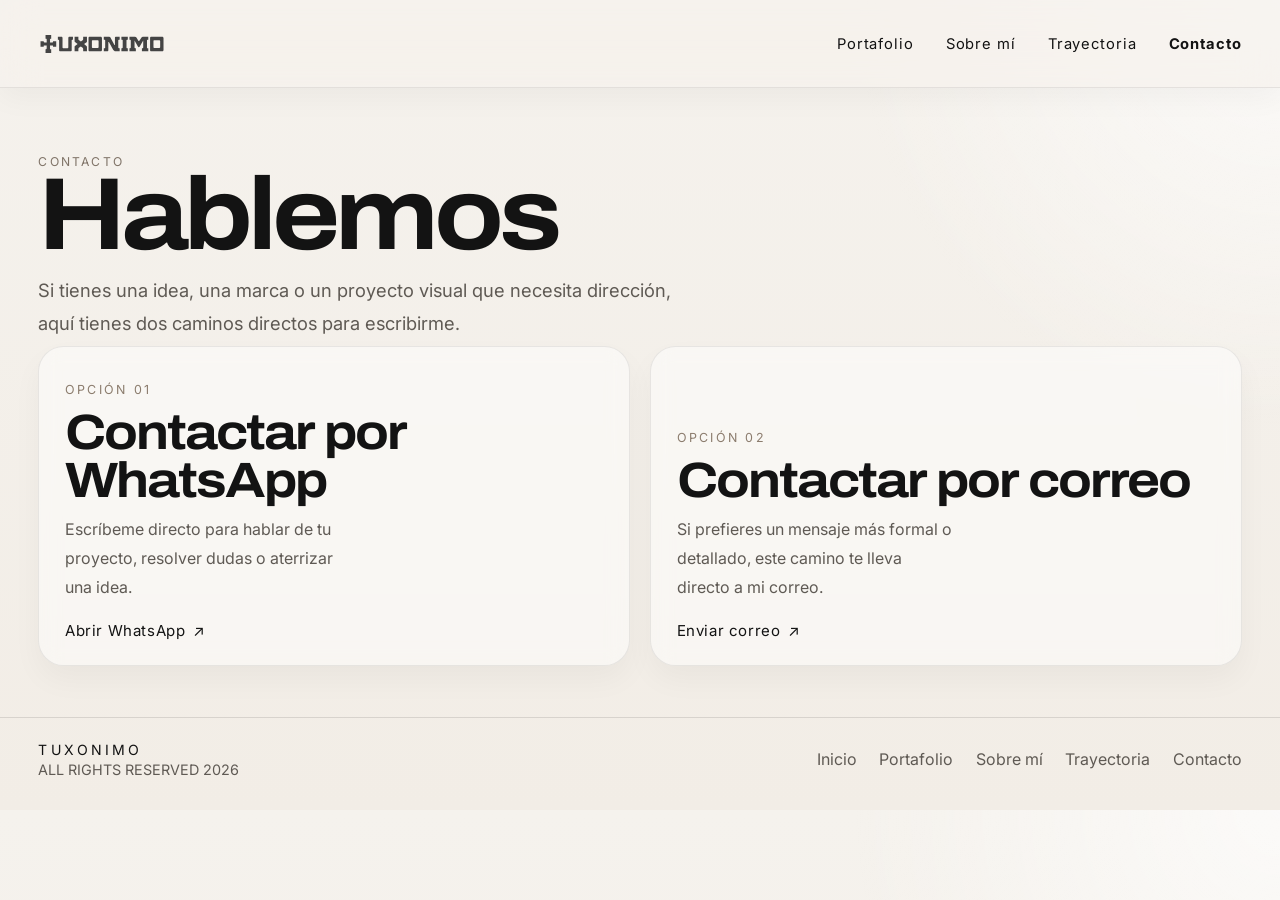
<file: contacto.html>
<!DOCTYPE html>
<html lang="es">
<head>
  <meta charset="UTF-8" />
  <meta name="viewport" content="width=device-width, initial-scale=1.0" />
  <title>Contacto | Tuxonimo</title>
  <meta
    name="description"
    content="Contacta a Tuxonimo por WhatsApp o correo."
  />
  <link rel="icon" type="image/svg+xml" href="img/favicon.svg" />

  <link rel="preconnect" href="https://fonts.googleapis.com" />
  <link rel="preconnect" href="https://fonts.gstatic.com" crossorigin />
  <link
    href="https://fonts.googleapis.com/css2?family=Inter:wght@400;500;600;700&family=Archivo:ital,wdth,wght@0,62.5..125,100..900;1,62.5..125,100..900&display=swap"
    rel="stylesheet"
  />

  <link rel="stylesheet" href="css/styles.css" />
  <link rel="stylesheet" href="css/contacto.css" />
  <script src="js/script.js" defer></script>
</head>
<body class="page-inner page-contact">
  <div class="site-shell">
    <header class="site-header site-header-inner" id="siteHeader">
      <div class="header-inner">
        <a href="index.html" class="brand" aria-label="Ir al inicio">
          <img src="img/logo-dark.svg" alt="Logo de Tuxonimo" class="brand-logo brand-logo-static" />
        </a>

        <button class="menu-toggle" id="menuToggle" aria-label="Abrir menú" aria-expanded="false">
          <span></span>
          <span></span>
        </button>

        <nav class="site-nav site-nav-inner" id="siteNav">
          <a href="proyectos.html">Portafolio</a>
          <a href="sobre-mi.html">Sobre mí</a>
          <a href="index.html#trayectoria">Trayectoria</a>
          <a href="contacto.html" class="is-active">Contacto</a>
        </nav>
      </div>
    </header>

    <main class="inner-page">
      <section class="contact-hero">
        <div class="fluid-wrap">
          <p class="section-kicker">Contacto</p>
          <h1 class="contact-title">Hablemos</h1>
          <p class="contact-intro">
            Si tienes una idea, una marca o un proyecto visual que necesita dirección,
            aquí tienes dos caminos directos para escribirme.
          </p>
        </div>
      </section>

      <section class="contact-options section-spacing">
        <div class="fluid-wrap">
          <div class="contact-card-grid">
            <a
              class="contact-option-card"
              href="https://wa.me/573202211917?text=Hola%20Juli%C3%A1n%2C%20vi%20tu%20portafolio%20y%20quiero%20hablar%20de%20un%20proyecto."
              target="_blank"
              rel="noopener"
            >
              <span class="contact-option-kicker">Opción 01</span>
              <h2>Contactar por WhatsApp</h2>
              <p>
                Escríbeme directo para hablar de tu proyecto, resolver dudas o aterrizar una idea.
              </p>
              <span class="contact-option-cta">Abrir WhatsApp</span>
            </a>

            <a
              class="contact-option-card"
              href="mailto:tuxo.art@gmail.com?subject=Nuevo%20proyecto%20desde%20tu%20web&body=Hola%20Juli%C3%A1n%2C%20quiero%20contarte%20sobre%20mi%20proyecto."
            >
              <span class="contact-option-kicker">Opción 02</span>
              <h2>Contactar por correo</h2>
              <p>
                Si prefieres un mensaje más formal o detallado, este camino te lleva directo a mi correo.
              </p>
              <span class="contact-option-cta">Enviar correo</span>
            </a>
          </div>
        </div>
      </section>
    </main>

    <footer class="site-footer">
      <div class="fluid-wrap footer-inner">
        <div>
          <p class="footer-brand">TUXONIMO</p>
          <p class="footer-copy">ALL RIGHTS RESERVED 2026</p>
        </div>

        <div class="footer-links">
          <a href="index.html">Inicio</a>
          <a href="proyectos.html">Portafolio</a>
          <a href="sobre-mi.html">Sobre mí</a>
          <a href="index.html#trayectoria">Trayectoria</a>
          <a href="contacto.html">Contacto</a>
        </div>
      </div>
    </footer>
  </div>
</body>
</html>
</file>
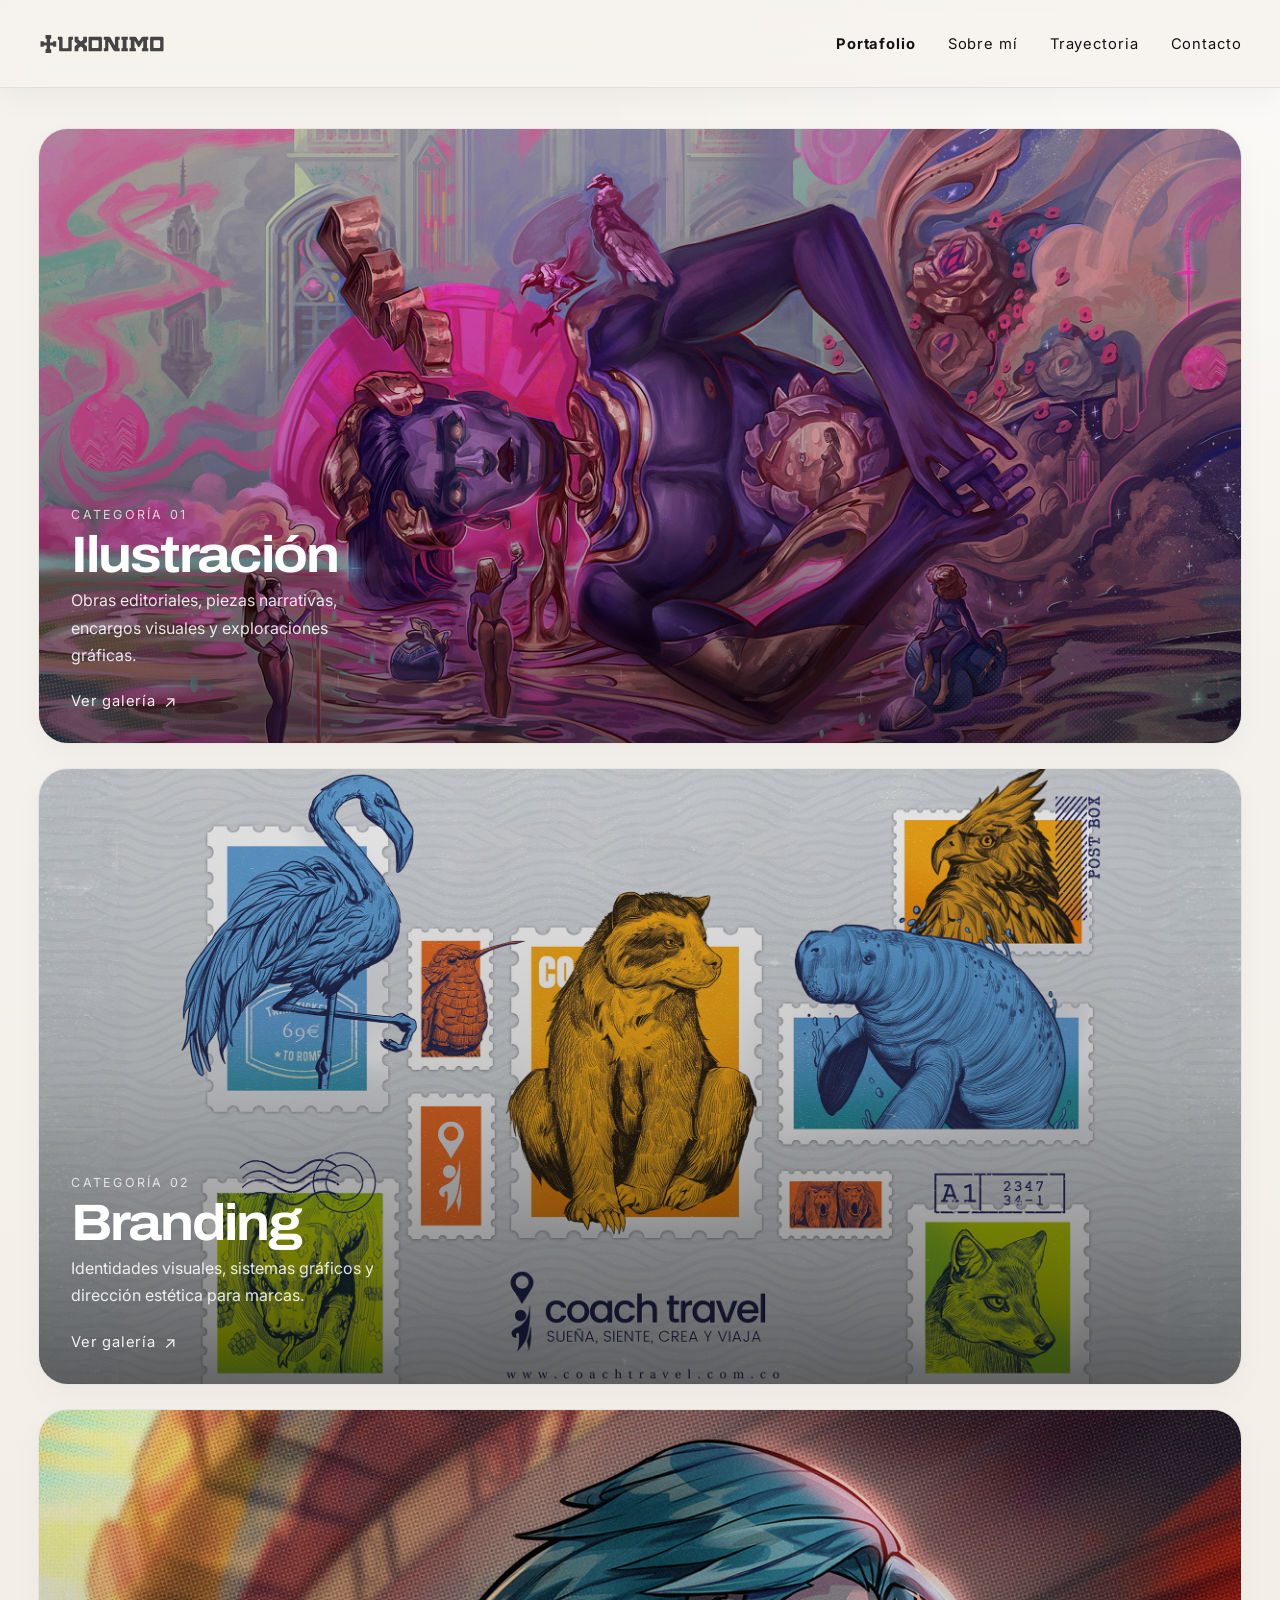
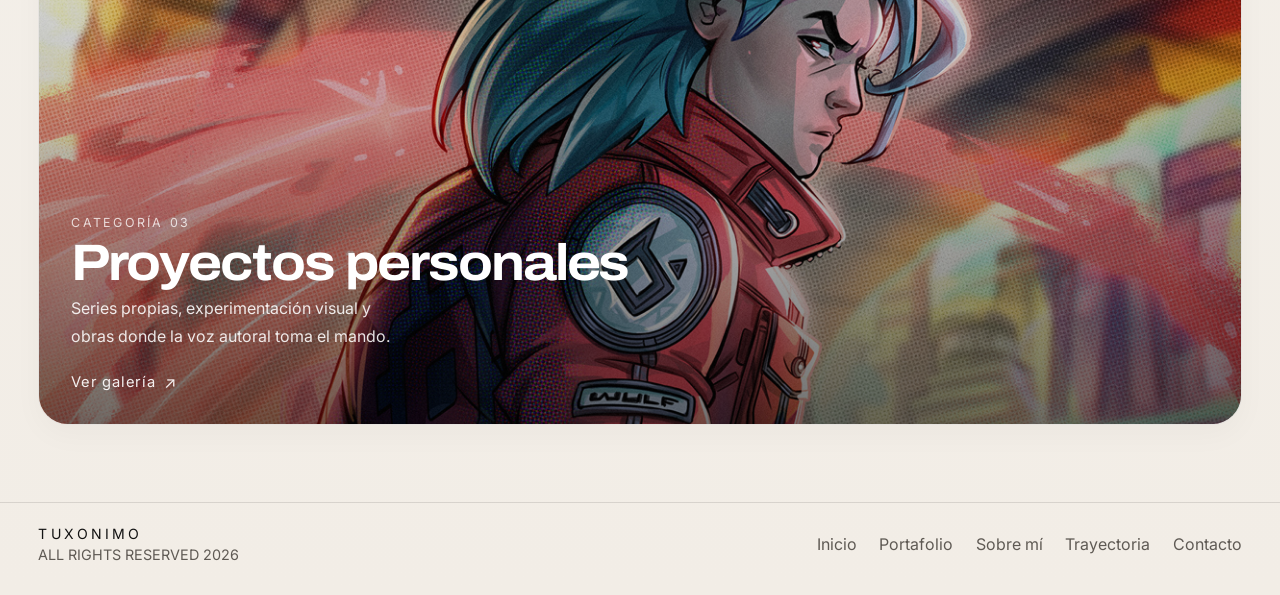
<file: proyectos.html>
<!DOCTYPE html>
<html lang="es">
<head>
  <meta charset="UTF-8" />
  <meta name="viewport" content="width=device-width, initial-scale=1.0" />
  <title>Portafolio | Tuxonimo</title>
  <meta
    name="description"
    content="Explora las categorías del portafolio: ilustración, branding y proyectos personales."
  />
  <link rel="icon" type="image/svg+xml" href="img/favicon.svg" />

  <link rel="preconnect" href="https://fonts.googleapis.com" />
  <link rel="preconnect" href="https://fonts.gstatic.com" crossorigin />
  <link
    href="https://fonts.googleapis.com/css2?family=Inter:wght@400;500;600;700&family=Archivo:ital,wdth,wght@0,62.5..125,100..900;1,62.5..125,100..900&display=swap"
    rel="stylesheet"
  />

  <link rel="stylesheet" href="css/styles.css" />
  <link rel="stylesheet" href="css/proyectos.css" />
  <script src="js/script.js" defer></script>
</head>
<body class="page-inner page-categories">
  <div class="site-shell">
    <header class="site-header site-header-inner" id="siteHeader">
      <div class="header-inner">
        <a href="index.html" class="brand" aria-label="Ir al inicio">
          <img src="img/logo-dark.svg" alt="Logo de Tuxonimo" class="brand-logo brand-logo-static" />
        </a>

        <button class="menu-toggle" id="menuToggle" aria-label="Abrir menú" aria-expanded="false">
          <span></span>
          <span></span>
        </button>

        <nav class="site-nav site-nav-inner" id="siteNav">
          <a href="proyectos.html" class="is-active">Portafolio</a>
          <a href="sobre-mi.html">Sobre mí</a>
          <a href="index.html#trayectoria">Trayectoria</a>
          <a href="contacto.html">Contacto</a>
        </nav>
      </div>
    </header>

    <main class="inner-page">
      <section class="portfolio-categories section-spacing section-spacing-topless">
        <div class="fluid-wrap">
          <div class="category-grid">
            <article class="category-card category-card-illustration">
              <a href="ilustracion.html" class="category-link">
                <div class="category-image">
                  <img src="img/project-01.jpg" alt="Categoría Ilustración" />
                </div>
                <div class="category-overlay"></div>
                <div class="category-copy">
                  <span class="category-kicker">Categoría 01</span>
                  <h2>Ilustración</h2>
                  <p>
                    Obras editoriales, piezas narrativas, encargos visuales y exploraciones gráficas.
                  </p>
                  <span class="category-cta">Ver galería</span>
                </div>
              </a>
            </article>

            <article class="category-card category-card-branding">
              <a href="branding.html" class="category-link">
                <div class="category-image">
                  <img src="img/project-02.jpg" alt="Categoría Branding" />
                </div>
                <div class="category-overlay"></div>
                <div class="category-copy">
                  <span class="category-kicker">Categoría 02</span>
                  <h2>Branding</h2>
                  <p>
                    Identidades visuales, sistemas gráficos y dirección estética para marcas.
                  </p>
                  <span class="category-cta">Ver galería</span>
                </div>
              </a>
            </article>

            <article class="category-card category-card-personal">
              <a href="proyectos-personales.html" class="category-link">
                <div class="category-image">
                  <img src="img/project-03.jpg" alt="Categoría Proyectos personales" />
                </div>
                <div class="category-overlay"></div>
                <div class="category-copy">
                  <span class="category-kicker">Categoría 03</span>
                  <h2>Proyectos personales</h2>
                  <p>
                    Series propias, experimentación visual y obras donde la voz autoral toma el mando.
                  </p>
                  <span class="category-cta">Ver galería</span>
                </div>
              </a>
            </article>
          </div>
        </div>
      </section>
    </main>

    <footer class="site-footer">
      <div class="fluid-wrap footer-inner">
        <div>
          <p class="footer-brand">TUXONIMO</p>
          <p class="footer-copy">ALL RIGHTS RESERVED 2026</p>
        </div>

        <div class="footer-links">
          <a href="index.html">Inicio</a>
          <a href="proyectos.html">Portafolio</a>
          <a href="sobre-mi.html">Sobre mí</a>
          <a href="index.html#trayectoria">Trayectoria</a>
          <a href="contacto.html">Contacto</a>
        </div>
      </div>
    </footer>
  </div>
</body>
</html>
</file>
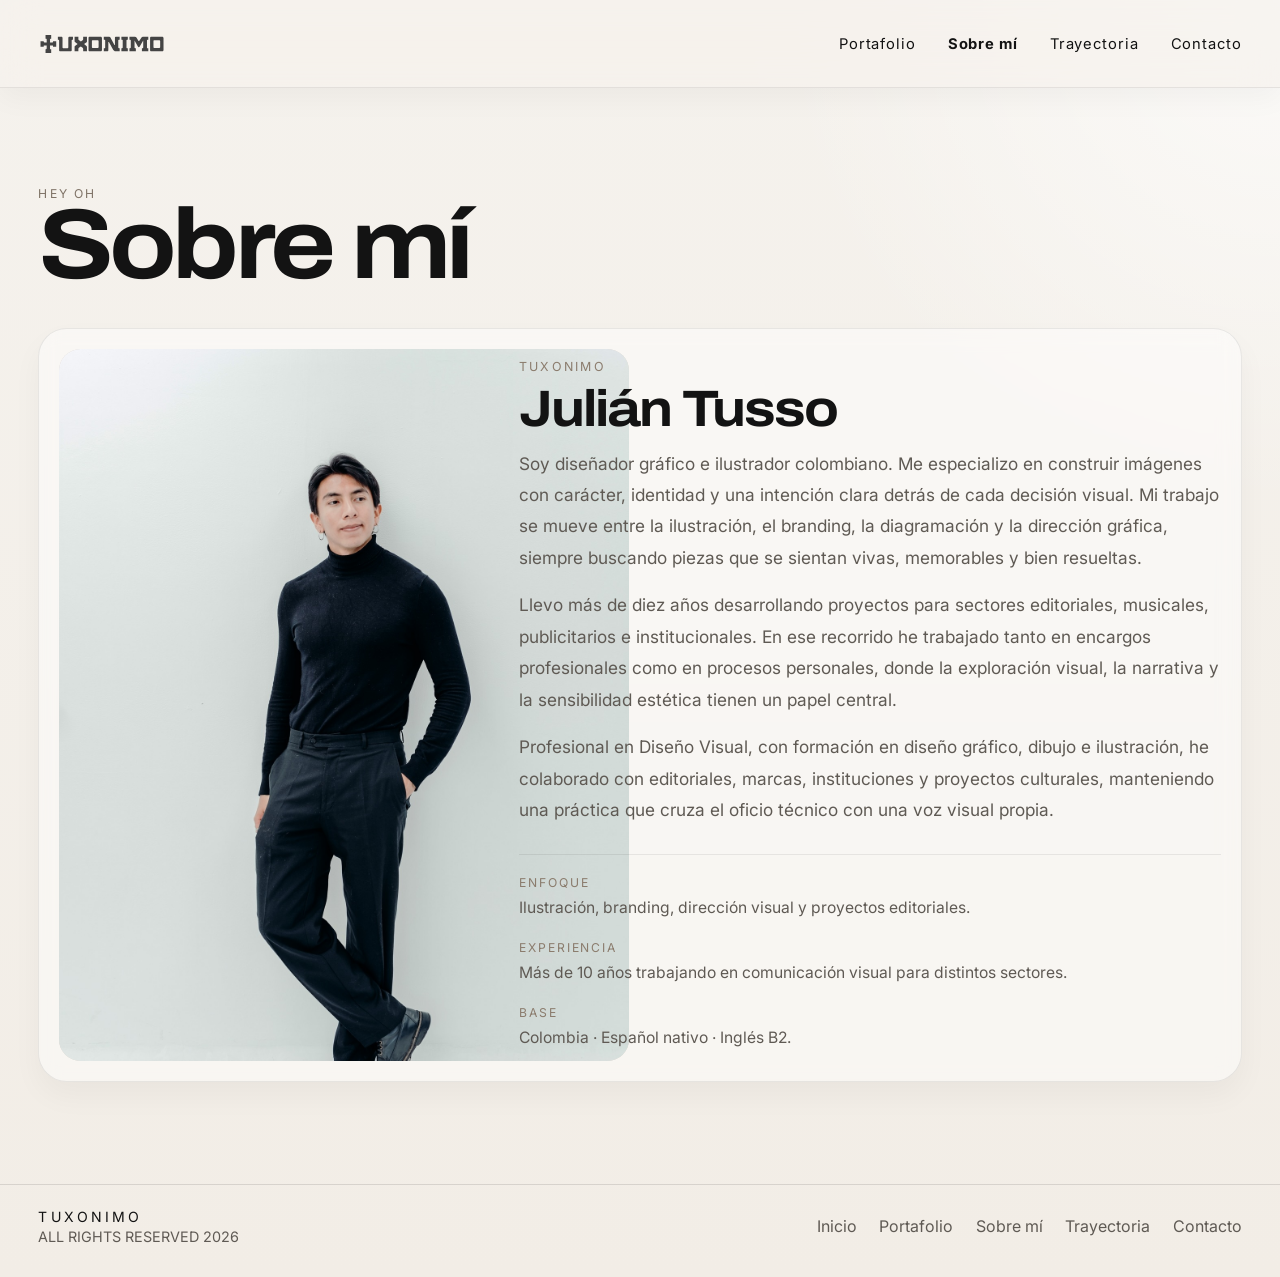
<file: sobre-mi.html>
<!DOCTYPE html>
<html lang="es">
<head>
  <meta charset="UTF-8" />
  <meta name="viewport" content="width=device-width, initial-scale=1.0" />
  <title>Sobre mí | Tuxonimo</title>
  <meta
    name="description"
    content="Conoce a Julián Tusso, diseñador gráfico e ilustrador colombiano detrás de Tuxonimo."
  />
  <link rel="icon" type="image/svg+xml" href="img/favicon.svg" />

  <link rel="preconnect" href="https://fonts.googleapis.com" />
  <link rel="preconnect" href="https://fonts.gstatic.com" crossorigin />
  <link
    href="https://fonts.googleapis.com/css2?family=Inter:wght@400;500;600;700&family=Archivo:ital,wdth,wght@0,62.5..125,100..900;1,62.5..125,100..900&display=swap"
    rel="stylesheet"
  />

  <link rel="stylesheet" href="css/styles.css" />
  <link rel="stylesheet" href="css/sobre-mi.css" />
  <script src="js/script.js" defer></script>
</head>
<body class="page-inner page-about">
  <div class="site-shell">
    <header class="site-header site-header-inner" id="siteHeader">
      <div class="header-inner">
        <a href="index.html" class="brand" aria-label="Ir al inicio">
          <img src="img/logo-dark.svg" alt="Logo de Tuxonimo" class="brand-logo brand-logo-static" />
        </a>

        <button class="menu-toggle" id="menuToggle" aria-label="Abrir menú" aria-expanded="false">
          <span></span>
          <span></span>
        </button>

        <nav class="site-nav site-nav-inner" id="siteNav">
          <a href="proyectos.html">Portafolio</a>
          <a href="sobre-mi.html" class="is-active">Sobre mí</a>
          <a href="index.html#trayectoria">Trayectoria</a>
          <a href="contacto.html">Contacto</a>
        </nav>
      </div>
    </header>

    <main class="inner-page">
      <section class="about-hero">
        <div class="fluid-wrap">
          <p class="section-kicker">HEY OH</p>
          <h1 class="about-title">Sobre mí</h1>
        </div>
      </section>

      <section class="about-main section-spacing">
        <div class="fluid-wrap">
          <article class="about-main-card">
            <div class="about-main-image">
              <img src="img/julian-photo.jpg" alt="Retrato de Julián Tusso" />
            </div>

            <div class="about-main-content">
              <span class="about-card-kicker">TUXONIMO</span>
              <h2>Julián Tusso</h2>

              <p>
                Soy diseñador gráfico e ilustrador colombiano. Me especializo en construir imágenes con carácter,
                identidad y una intención clara detrás de cada decisión visual. Mi trabajo se mueve entre la ilustración,
                el branding, la diagramación y la dirección gráfica, siempre buscando piezas que se sientan vivas,
                memorables y bien resueltas.
              </p>

              <p>
                Llevo más de diez años desarrollando proyectos para sectores editoriales, musicales, publicitarios
                e institucionales. En ese recorrido he trabajado tanto en encargos profesionales como en procesos
                personales, donde la exploración visual, la narrativa y la sensibilidad estética tienen un papel central.
              </p>

              <p>
                Profesional en Diseño Visual, con formación en diseño gráfico, dibujo e ilustración, he colaborado
                con editoriales, marcas, instituciones y proyectos culturales, manteniendo una práctica que cruza
                el oficio técnico con una voz visual propia.
              </p>

              <div class="about-inline-data">
                <div class="about-inline-item">
                  <span>Enfoque</span>
                  <p>Ilustración, branding, dirección visual y proyectos editoriales.</p>
                </div>

                <div class="about-inline-item">
                  <span>Experiencia</span>
                  <p>Más de 10 años trabajando en comunicación visual para distintos sectores.</p>
                </div>

                <div class="about-inline-item">
                  <span>Base</span>
                  <p>Colombia · Español nativo · Inglés B2.</p>
                </div>
              </div>
            </div>
          </article>
        </div>
      </section>
    </main>

    <footer class="site-footer">
      <div class="fluid-wrap footer-inner">
        <div>
          <p class="footer-brand">TUXONIMO</p>
          <p class="footer-copy">ALL RIGHTS RESERVED 2026</p>
        </div>

        <div class="footer-links">
          <a href="index.html">Inicio</a>
          <a href="proyectos.html">Portafolio</a>
          <a href="sobre-mi.html">Sobre mí</a>
          <a href="index.html#trayectoria">Trayectoria</a>
          <a href="contacto.html">Contacto</a>
        </div>
      </div>
    </footer>
  </div>
</body>
</html>
</file>
<file: css/styles.css>
:root {
  --bg: #f5f2ed;
  --text: #131313;
  --text-soft: #5f5a54;
  --line: rgba(19, 19, 19, 0.12);
  --white: #ffffff;
  --black: #111111;
  --radius: 1.25rem;
  --radius-lg: 2rem;
  --container: min(94vw, 1680px);
  --section-space: clamp(4.5rem, 8vw, 9rem);
  --header-height: 88px;
  --transition: 280ms ease;
  --font-body: "Inter", sans-serif;
  --font-display: "Archivo", sans-serif;
}

*,
*::before,
*::after {
  box-sizing: border-box;
}

html {
  scroll-behavior: smooth;
}

body {
  margin: 0;
  background: var(--bg);
  color: var(--text);
  font-family: var(--font-body);
  text-rendering: optimizeLegibility;
  -webkit-font-smoothing: antialiased;
}

img {
  display: block;
  width: 100%;
  height: auto;
}

a {
  color: inherit;
  text-decoration: none;
}

button,
input,
textarea {
  font: inherit;
}

button {
  border: 0;
  background: none;
  cursor: pointer;
}

.site-shell {
  overflow-x: clip;
}

.fluid-wrap {
  width: var(--container);
  margin-inline: auto;
}

.section-spacing {
  padding-block: var(--section-space);
}

.section-head {
  display: grid;
  gap: 0.85rem;
  margin-bottom: clamp(2rem, 4vw, 3rem);
}

.section-kicker,
.eyebrow {
  margin: 0;
  text-transform: uppercase;
  letter-spacing: 0.18em;
  font-size: 0.76rem;
}

.section-kicker {
  color: #7f7367;
}

.eyebrow {
  color: rgba(255, 255, 255, 0.62);
}
.section-title,
.hero h1,
.hero h2,
.timeline-copy h3 {
  margin: 0;
  font-family: var(--font-display);
  font-variation-settings: "wght" 700, "wdth" 112;
  letter-spacing: -0.04em;
  line-height: 0.92;
}

.section-title {
  font-size: clamp(2.2rem, 5vw, 5.2rem);
  max-width: 12ch;
}

.section-text {
  margin: 0;
  max-width: 62ch;
  color: var(--text-soft);
  font-size: clamp(1rem, 1vw + 0.8rem, 1.15rem);
  line-height: 1.8;
}

/* HEADER */
.site-header {
  position: fixed;
  inset: 0 0 auto 0;
  z-index: 40;
  height: var(--header-height);
  transition: transform var(--transition);
}

.site-header.is-hidden {
  transform: translateY(-100%);
}

.header-inner {
  width: var(--container);
  margin-inline: auto;
  min-height: var(--header-height);
  display: flex;
  align-items: center;
  justify-content: space-between;
  gap: 1rem;
  background: transparent;
}

.brand {
  position: relative;
  z-index: 5;
  display: inline-flex;
  align-items: center;
  justify-content: flex-start;
  width: clamp(110px, 10vw, 160px);
  height: 42px;
}

.brand-logo {
  position: absolute;
  inset: 0 auto 0 0;
  height: 100%;
  width: auto;
  max-width: 100%;
  object-fit: contain;
  transition: opacity var(--transition);
}

.brand-logo-light {
  opacity: 1;
}

.brand-logo-dark {
  opacity: 0;
}

.page-home .site-header {
  background: transparent;
  backdrop-filter: none;
  -webkit-backdrop-filter: none;
  border-bottom: 1px solid transparent;
  box-shadow: none;
}

.page-home .header-inner {
  background: transparent;
}

.page-home .brand-logo-light {
  opacity: 1;
}

.page-home .brand-logo-dark {
  opacity: 0;
}

/* Estado blur / líquido al subir */
.page-home .site-header.is-glass {
  background: rgba(245, 242, 237, 0.42);
  backdrop-filter: blur(18px) saturate(160%);
  -webkit-backdrop-filter: blur(18px) saturate(160%);
  border-bottom: 1px solid rgba(19, 19, 19, 0.08);
  box-shadow: 0 10px 30px rgba(0, 0, 0, 0.06);
}

.page-home .site-header.is-glass .brand-logo-light {
  opacity: 0;
}

.page-home .site-header.is-glass .brand-logo-dark {
  opacity: 1;
}

.page-home .site-header.is-glass .site-nav a {
  color: var(--text);
}

.page-home .site-header.is-glass .menu-toggle span {
  background: var(--text);
}

.site-nav {
  display: flex;
  align-items: center;
  gap: clamp(1rem, 2.5vw, 2rem);
}

.site-nav a {
  position: relative;
  font-size: 0.92rem;
  letter-spacing: 0.06em;
  color: var(--white);
  transition: opacity var(--transition);
}

.site-nav a::after {
  content: "";
  position: absolute;
  left: 0;
  bottom: -0.45rem;
  width: 100%;
  height: 1px;
  background: currentColor;
  transform: scaleX(0);
  transform-origin: left;
  transition: transform var(--transition);
}

.site-nav a:hover::after {
  transform: scaleX(1);
}

.menu-toggle {
  width: 48px;
  height: 48px;
  display: none;
  position: relative;
  z-index: 5;
}

.menu-toggle span {
  position: absolute;
  left: 11px;
  width: 26px;
  height: 1.5px;
  background: var(--white);
  transition: var(--transition);
}

.menu-toggle span:first-child {
  top: 18px;
}

.menu-toggle span:last-child {
  top: 28px;
}

.menu-toggle.is-active span:first-child {
  transform: translateY(5px) rotate(45deg);
}

.menu-toggle.is-active span:last-child {
  transform: translateY(-5px) rotate(-45deg);
}

/* HERO */
.hero {
  position: relative;
  min-height: 100svh;
  overflow: hidden;
  color: var(--white);
  background: var(--black);
}

.hero-slider {
  position: relative;
  min-height: 100svh;
  overflow: hidden;
}

.hero-slide {
  position: absolute;
  inset: 0;
  opacity: 0;
  visibility: hidden;
  pointer-events: none;
  transition: opacity 700ms ease, visibility 700ms ease;
}

.hero-slide.is-active {
  opacity: 1;
  visibility: visible;
  pointer-events: auto;
}

.hero-media,
.hero-media img,
.hero-media video,
.hero-overlay {
  position: absolute;
  inset: 0;
}

.hero-media {
  z-index: 0;
}

.hero-media img,
.hero-media video {
  width: 100%;
  height: 100%;
  object-fit: cover;
  transition: transform 4s ease;
}

.hero-video {
  object-position: 50% center;
}

.hero-slide[data-index="2"] .hero-media video {
  object-position: center 20%;
  transform: scale(1.02);
}

.hero-slide[data-index="0"] .hero-media img {
  object-position: 40% center;
  transform: scale(1.02);
}

.hero-slide[data-index="1"] .hero-media img {
  object-position: center center;
  transform: scale(1.02);
}

.hero-slide[data-index="2"] .hero-media img {
  object-position: 50% center;
  transform: scale(1.02);
}

.hero-slide.is-active .hero-media img {
  transform: scale(1);
}

.hero-overlay {
  z-index: 1;
  pointer-events: none;
  background: linear-gradient(
    90deg,
    rgba(0, 0, 0, 0.58) 0%,
    rgba(0, 0, 0, 0.42) 20%,
    rgba(0, 0, 0, 0.20) 38%,
    rgba(0, 0, 0, 0.07) 52%,
    rgba(0, 0, 0, 0) 64%
  );
}

.hero-content {
  position: relative;
  z-index: 2;
  min-height: 100svh;
  display: grid;
  align-content: center;
  padding-top: calc(var(--header-height) + 2rem);
  padding-bottom: 6rem;
}

.hero h1,
.hero h2 {
  max-width: none;
  font-size: clamp(4rem, 10vw, 10rem);
  text-transform: none;
}

.hero-description {
  max-width: 34ch;
  margin: 1rem 0 0;
  font-size: clamp(0.95rem, 1vw + 0.7rem, 1.1rem);
  line-height: 1.7;
  color: rgba(255, 255, 255, 0.88);
}

.hero-actions {
  display: flex;
  flex-wrap: wrap;
  gap: 1rem;
  margin-top: 2rem;
}

.btn {
  display: inline-flex;
  align-items: center;
  justify-content: center;
  min-height: 54px;
  padding: 0.9rem 1.45rem;
  border-radius: 999px;
  font-size: 0.95rem;
  letter-spacing: 0.04em;
  transition:
    transform var(--transition),
    background-color var(--transition),
    color var(--transition),
    border-color var(--transition);
}

.btn:hover {
  transform: translateY(-2px);
}

.btn-primary {
  background: var(--white);
  color: var(--black);
}

.btn-secondary {
  border: 1px solid rgba(255, 255, 255, 0.38);
  color: var(--white);
  background: rgba(255, 255, 255, 0.06);
  backdrop-filter: blur(12px);
}

.hero-controls {
  position: absolute;
  inset: auto 0 2rem 0;
  z-index: 3;
  display: flex;
  justify-content: space-between;
  align-items: center;
  gap: 1rem;
}

.hero-arrow {
  width: 52px;
  height: 52px;
  border-radius: 999px;
  border: 1px solid rgba(255, 255, 255, 0.28);
  color: var(--white);
  backdrop-filter: blur(10px);
  background: rgba(255, 255, 255, 0.06);
  font-size: 1.1rem;
}

.hero-dots {
  display: flex;
  gap: 0.7rem;
}

.dot {
  width: 11px;
  height: 11px;
  border-radius: 999px;
  background: rgba(255, 255, 255, 0.3);
  padding: 0;
}

.dot.is-active {
  background: var(--white);
}

.hero-scroll-indicator {
  position: absolute;
  left: 50%;
  bottom: 2rem;
  transform: translateX(-50%);
  z-index: 3;
  text-transform: uppercase;
  letter-spacing: 0.18em;
  font-size: 0.7rem;
  color: rgba(255, 255, 255, 0.72);
}

/* TIMELINE */
.timeline {
  display: grid;
  gap: 0;
  border-top: 1px solid var(--line);
}

.timeline-item {
  display: grid;
  grid-template-columns: 160px 1fr;
  gap: 2rem;
  padding-block: 1.35rem;
  border-bottom: 1px solid var(--line);
}

.timeline-year {
  font-size: 0.9rem;
  letter-spacing: 0.18em;
  color: var(--text-soft);
  text-transform: uppercase;
}

.timeline-copy h3 {
  font-size: clamp(1.7rem, 2vw, 2.2rem);
  line-height: 1;
  margin-bottom: 0.35rem;
}

.timeline-copy p {
  margin: 0;
  color: var(--text-soft);
  line-height: 1.7;
}

/* FOOTER */
.site-footer {
  padding: 1.4rem 0 2rem;
  border-top: 1px solid var(--line);
}

.footer-inner {
  display: flex;
  justify-content: space-between;
  gap: 1rem;
  align-items: center;
}

.footer-brand {
  margin: 0 0 0.2rem;
  letter-spacing: 0.22em;
  font-size: 0.88rem;
}

.footer-copy {
  margin: 0;
  color: var(--text-soft);
  font-size: 0.9rem;
}

.footer-links {
  display: flex;
  flex-wrap: wrap;
  gap: 1rem 1.4rem;
}

.footer-links a {
  color: var(--text-soft);
}

/* RESPONSIVE */
@media (max-width: 1100px) {
  .timeline-item {
    grid-template-columns: 1fr;
    gap: 0.6rem;
  }
}

@media (max-width: 820px) {
  :root {
    --header-height: 76px;
    --container: min(92vw, 1680px);
  }

  .menu-toggle {
    display: inline-flex;
  }

  .site-nav {
    position: fixed;
    inset: 0;
    background: rgba(17, 17, 17, 0.94);
    backdrop-filter: blur(20px);
    display: grid;
    place-content: center;
    gap: 1.4rem;
    transform: translateY(-100%);
    transition: transform var(--transition);
  }

  .site-nav.is-open {
    transform: translateY(0);
  }

  .site-nav a {
    font-size: 1.2rem;
    color: var(--white);
    text-align: center;
  }

  .hero h1,
  .hero h2 {
    max-width: 12ch;
  }

  .hero-content {
    padding-bottom: 6.5rem;
  }

  .hero-controls {
    bottom: 1.4rem;
  }

  .footer-inner {
    flex-direction: column;
    align-items: flex-start;
  }
}

@media (max-width: 640px) {
  .hero-slide[data-index="2"] .hero-media video {
    object-position: 62% center;
    transform: scale(1.08);
  }

   .hero-slide[data-index="1"] .hero-media img {
    object-position: 53% center;
    transform: scale(2.12);
  }
}

@media (max-width: 560px) {
  .hero-actions {
    flex-direction: column;
    align-items: stretch;
  }

  .hero-arrow {
    width: 46px;
    height: 46px;
  }

  .hero-controls {
    width: var(--container);
    margin-inline: auto;
  }

  .brand {
    width: 118px;
    height: 36px;
  }
}
</file>
<file: css/contacto.css>
.page-contact {
  background:
    radial-gradient(circle at top right, rgba(255, 255, 255, 0.65), transparent 28%),
    linear-gradient(180deg, #f5f2ed 0%, #f2ede6 100%);
}

.page-contact .site-header,
.page-contact .site-header.site-header-inner {
  background: rgba(245, 242, 237, 0.72);
  backdrop-filter: blur(18px) saturate(150%);
  -webkit-backdrop-filter: blur(18px) saturate(150%);
  border-bottom: 1px solid rgba(19, 19, 19, 0.08);
  box-shadow: 0 10px 30px rgba(0, 0, 0, 0.04);
}

.page-contact .header-inner {
  background: transparent;
}

.page-contact .site-nav a,
.page-contact .site-nav-inner a {
  color: var(--text);
}

.page-contact .site-nav a.is-active,
.page-contact .site-nav-inner a.is-active {
  font-weight: 700;
}

.page-contact .menu-toggle span {
  background: var(--text);
}

.page-contact .brand-logo-static {
  position: relative;
  inset: auto;
  opacity: 1;
  height: 100%;
  width: auto;
  max-width: 100%;
  object-fit: contain;
}

.page-contact .inner-page {
  padding-top: calc(var(--header-height) + 0.5rem);
}

.contact-hero {
  padding-top: clamp(3rem, 4.5vw, 4.5rem);
  padding-bottom: 0.4rem;
  border-bottom: none;
}

.contact-options {
  padding-top: 0 !important;
  padding-bottom: clamp(2.5rem, 4vw, 4rem);
}

.contact-title {
  margin: 0 0 0.8rem;
  font-family: var(--font-display);
  font-variation-settings: "wght" 700, "wdth" 112;
  letter-spacing: -0.05em;
  line-height: 0.9;
  font-size: clamp(3.4rem, 8vw, 6.4rem);
}

.contact-intro {
  margin: 0;
  max-width: 42rem;
  color: var(--text-soft);
  line-height: 1.8;
  font-size: clamp(1rem, 1vw + 0.8rem, 1.15rem);
}

.contact-card-grid {
  display: grid;
  grid-template-columns: repeat(2, minmax(0, 1fr));
  gap: 1.25rem;
}

.contact-option-card {
  display: grid;
  align-content: end;
  min-height: 320px;
  padding: 1.6rem;
  border: 1px solid rgba(19, 19, 19, 0.08);
  border-radius: 1.6rem;
  background: rgba(255, 255, 255, 0.48);
  backdrop-filter: blur(10px);
  -webkit-backdrop-filter: blur(10px);
  box-shadow: 0 14px 30px rgba(0, 0, 0, 0.04);
  transition:
    transform 280ms ease,
    box-shadow 280ms ease,
    border-color 280ms ease;
}

.contact-option-card:hover {
  transform: translateY(-6px);
  box-shadow: 0 22px 40px rgba(0, 0, 0, 0.07);
  border-color: rgba(19, 19, 19, 0.14);
}

.contact-option-kicker {
  display: inline-block;
  margin-bottom: 0.75rem;
  font-size: 0.78rem;
  text-transform: uppercase;
  letter-spacing: 0.18em;
  color: #8b7c6d;
}

.contact-option-card h2 {
  margin: 0 0 0.65rem;
  font-family: var(--font-display);
  font-variation-settings: "wght" 700, "wdth" 112;
  letter-spacing: -0.04em;
  line-height: 0.96;
  font-size: clamp(2rem, 4vw, 3.1rem);
}

.contact-option-card p {
  margin: 0;
  max-width: 28ch;
  color: var(--text-soft);
  line-height: 1.8;
}

.contact-option-cta {
  display: inline-flex;
  align-items: center;
  gap: 0.45rem;
  margin-top: 1.2rem;
  color: var(--text);
  font-size: 0.94rem;
  letter-spacing: 0.04em;
}

.contact-option-cta::after {
  content: "↗";
  transition: transform 280ms ease;
}

.contact-option-card:hover .contact-option-cta::after {
  transform: translate(2px, -2px);
}

@media (max-width: 820px) {
  .contact-card-grid {
    grid-template-columns: 1fr;
  }

  .contact-option-card {
    min-height: 260px;
  }
}

@media (max-width: 560px) {
  .contact-hero {
    padding-top: 3.25rem;
  }

  .contact-title {
    font-size: clamp(2.8rem, 12vw, 4.4rem);
  }

  .contact-option-card {
    border-radius: 1.2rem;
  }
}
</file>
<file: css/proyectos.css>
/* =========================
   PROYECTOS / PORTAFOLIO
   Portada de categorías
   ========================= */

.page-inner.page-categories {
  background:
    radial-gradient(circle at top right, rgba(255, 255, 255, 0.65), transparent 28%),
    linear-gradient(180deg, #f5f2ed 0%, #f2ede6 100%);
}

/* HEADER INTERNO */
.page-inner .site-header,
.page-inner .site-header.site-header-inner {
  background: rgba(245, 242, 237, 0.72);
  backdrop-filter: blur(18px) saturate(150%);
  -webkit-backdrop-filter: blur(18px) saturate(150%);
  border-bottom: 1px solid rgba(19, 19, 19, 0.08);
  box-shadow: 0 10px 30px rgba(0, 0, 0, 0.04);
}

.page-inner .header-inner {
  background: transparent;
}

.page-inner .site-nav a,
.page-inner .site-nav-inner a {
  color: var(--text);
}

.page-inner .site-nav a.is-active,
.page-inner .site-nav-inner a.is-active {
  font-weight: 700;
}

.page-inner .menu-toggle span {
  background: var(--text);
}

.page-inner .brand-logo-static {
  position: relative;
  inset: auto;
  opacity: 1;
  height: 100%;
  width: auto;
  max-width: 100%;
  object-fit: contain;
}

/* CONTENIDO GENERAL */
.page-inner .inner-page {
  padding-top: calc(var(--header-height) + 0.5rem);
}

.section-spacing-topless {
  padding-top: clamp(1.25rem, 2.5vw, 2rem);
}

/* CATEGORÍAS */
.portfolio-categories {
  padding-bottom: clamp(3rem, 6vw, 5rem);
}

.category-grid {
  display: grid;
  grid-template-columns: 1fr;
  gap: clamp(1rem, 2vw, 1.5rem);
}

.category-card {
  grid-column: 1 / -1;
  position: relative;
}

.category-link {
  position: relative;
  display: block;
  min-height: clamp(420px, 48vw, 620px);
  overflow: hidden;
  border-radius: 1.85rem;
  border: 1px solid rgba(19, 19, 19, 0.08);
  background: rgba(255, 255, 255, 0.42);
  box-shadow: 0 10px 30px rgba(0, 0, 0, 0.03);
  transition:
    transform 280ms ease,
    box-shadow 280ms ease,
    border-color 280ms ease;
}

.category-link:hover {
  transform: translateY(-6px);
  box-shadow: 0 22px 44px rgba(0, 0, 0, 0.08);
  border-color: rgba(19, 19, 19, 0.14);
}

.category-image,
.category-image img,
.category-overlay {
  position: absolute;
  inset: 0;
}

.category-image img {
  width: 100%;
  height: 100%;
  object-fit: cover;
  transition: transform 1200ms ease;
}

.category-link:hover .category-image img {
  transform: scale(1.04);
}

.category-overlay {
  background:
    linear-gradient(180deg, rgba(0, 0, 0, 0.08) 0%, rgba(0, 0, 0, 0.22) 50%, rgba(0, 0, 0, 0.55) 100%);
}

.category-copy {
  position: relative;
  z-index: 2;
  display: grid;
  align-content: end;
  min-height: inherit;
  height: 100%;
  padding: clamp(1.5rem, 2.5vw, 2.25rem);
  color: var(--white);
}

.category-kicker {
  display: inline-block;
  margin-bottom: 0.65rem;
  text-transform: uppercase;
  letter-spacing: 0.18em;
  font-size: 0.78rem;
  color: rgba(255, 255, 255, 0.76);
}

.category-copy h2 {
  margin: 0 0 0.5rem;
  font-family: var(--font-display);
  font-variation-settings: "wght" 700, "wdth" 112;
  letter-spacing: -0.04em;
  line-height: 0.92;
  font-size: clamp(2.4rem, 4vw, 4.4rem);
}

.category-copy p {
  margin: 0;
  max-width: 32ch;
  color: rgba(255, 255, 255, 0.88);
  line-height: 1.7;
}

.category-cta {
  display: inline-flex;
  align-items: center;
  gap: 0.5rem;
  margin-top: 1.4rem;
  font-size: 0.92rem;
  letter-spacing: 0.05em;
  color: rgba(255, 255, 255, 0.92);
}

.category-cta::after {
  content: "↗";
  font-size: 1rem;
  transition: transform 280ms ease;
}

.category-link:hover .category-cta::after {
  transform: translate(2px, -2px);
}

/* ENCUADRE PERSONALIZADO - ESCRITORIO */
.category-card-illustration .category-image img {
  object-position: 50% 28%;
}

.category-card-branding .category-image img {
  object-position: 50% 42%;
}

.category-card-personal .category-image img {
  object-position: 50% 35%;
}

/* FOOTER */
.page-inner .site-footer {
  margin-top: 0;
  border-top: 1px solid var(--line);
}

/* TABLET */
@media (max-width: 1100px) {
  .category-link {
    min-height: clamp(400px, 58vw, 520px);
  }

  .category-card-illustration .category-image img {
    object-position: 50% 30%;
  }

  .category-card-branding .category-image img {
    object-position: 54% 44%;
  }

  .category-card-personal .category-image img {
    object-position: 50% 32%;
  }
}

/* MOBILE */
@media (max-width: 820px) {
  .page-inner .inner-page {
    padding-top: var(--header-height);
  }

  .category-link {
    min-height: 420px;
    border-radius: 1.4rem;
  }

  .category-copy {
    padding: 1.25rem;
  }

  .category-copy h2 {
    font-size: clamp(2rem, 8vw, 3rem);
  }

  .category-card-illustration .category-image img {
    object-position: 52% 30%;
  }

  .category-card-branding .category-image img {
    object-position: 58% 44%;
  }

  .category-card-personal .category-image img {
    object-position: 52% 34%;
  }
}

@media (max-width: 560px) {
  .category-link {
    min-height: 360px;
  }

  .category-copy p {
    max-width: 100%;
    font-size: 0.98rem;
  }

  .category-card-illustration .category-image img {
    object-position: 54% 28%;
  }

  .category-card-branding .category-image img {
    object-position: 62% 46%;
  }

  .category-card-personal .category-image img {
    object-position: 54% 36%;
  }
}
</file>
<file: css/sobre-mi.css>
.page-about {
  background:
    radial-gradient(circle at top right, rgba(255, 255, 255, 0.65), transparent 28%),
    linear-gradient(180deg, #f5f2ed 0%, #f2ede6 100%);
}

.page-about .site-header,
.page-about .site-header.site-header-inner {
  background: rgba(245, 242, 237, 0.72);
  backdrop-filter: blur(18px) saturate(150%);
  -webkit-backdrop-filter: blur(18px) saturate(150%);
  border-bottom: 1px solid rgba(19, 19, 19, 0.08);
  box-shadow: 0 10px 30px rgba(0, 0, 0, 0.04);
}

.page-about .header-inner {
  background: transparent;
}

.page-about .site-nav a,
.page-about .site-nav-inner a {
  color: var(--text);
}

.page-about .site-nav a.is-active,
.page-about .site-nav-inner a.is-active {
  font-weight: 700;
}

.page-about .menu-toggle span {
  background: var(--text);
}

.page-about .brand-logo-static {
  position: relative;
  inset: auto;
  opacity: 1;
  height: 100%;
  width: auto;
  max-width: 100%;
  object-fit: contain;
}

.page-about .inner-page {
  padding-top: calc(var(--header-height) + 0.5rem);
}

.about-hero {
  padding-top: clamp(4rem, 7vw, 6.5rem);
  padding-bottom: clamp(1.5rem, 3vw, 2.5rem);
}

.about-title {
  margin: 0;
  font-family: var(--font-display);
  font-variation-settings: "wght" 700, "wdth" 112;
  letter-spacing: -0.05em;
  line-height: 0.9;
  font-size: clamp(3.2rem, 8vw, 6.2rem);
}

.about-main {
  padding-top: 0;
}

.about-main-card {
  display: grid;
  grid-template-columns: 0.75fr 1.25fr;
  gap: clamp(1.4rem, 3vw, 2.4rem);
  align-items: stretch;
  padding: clamp(1rem, 2vw, 1.25rem);
  border: 1px solid rgba(19, 19, 19, 0.08);
  border-radius: 1.8rem;
  background: rgba(255, 255, 255, 0.46);
  backdrop-filter: blur(10px);
  -webkit-backdrop-filter: blur(10px);
  box-shadow: 0 14px 30px rgba(0, 0, 0, 0.04);
}

.about-main-image {
  overflow: hidden;
  border-radius: 1.35rem;
  background: #ddd5cc;
  min-height: 100%;
  aspect-ratio: 4 / 5;
}

.about-main-image img {
  width: 100%;
  height: 100%;
  object-fit: cover;
  object-position: center 18%;
  display: block;
}

.about-main-content {
  display: flex;
  flex-direction: column;
  justify-content: center;
  padding: clamp(0.2rem, 1vw, 0.6rem) 0;
}

.about-card-kicker {
  display: inline-block;
  margin-bottom: 0.7rem;
  font-size: 0.78rem;
  text-transform: uppercase;
  letter-spacing: 0.18em;
  color: #8b7c6d;
}

.about-main-content h2 {
  margin: 0 0 0.9rem;
  font-family: var(--font-display);
  font-variation-settings: "wght" 700, "wdth" 112;
  letter-spacing: -0.04em;
  line-height: 0.94;
  font-size: clamp(2.2rem, 4vw, 4rem);
}

.about-main-content p {
  margin: 0 0 1rem;
  color: var(--text-soft);
  line-height: 1.82;
  font-size: clamp(1rem, 1vw + 0.8rem, 1.08rem);
}

.about-inline-data {
  display: grid;
  gap: 0.9rem;
  margin-top: 0.8rem;
  padding-top: 1rem;
  border-top: 1px solid rgba(19, 19, 19, 0.08);
}

.about-inline-item span {
  display: inline-block;
  margin-bottom: 0.3rem;
  font-size: 0.76rem;
  text-transform: uppercase;
  letter-spacing: 0.16em;
  color: #8b7c6d;
}

.about-inline-item p {
  margin: 0;
  color: var(--text-soft);
  line-height: 1.7;
  font-size: 0.98rem;
}

@media (max-width: 980px) {
  .about-main-card {
    grid-template-columns: 1fr;
  }

  .about-main-image {
    aspect-ratio: 4 / 3.8;
    max-width: 420px;
  }
}

@media (max-width: 560px) {
  .about-hero {
    padding-top: 3.2rem;
  }

  .about-title {
    font-size: clamp(2.6rem, 12vw, 4.2rem);
  }

  .about-main-card {
    border-radius: 1.3rem;
    padding: 0.85rem;
  }

  .about-main-image {
    border-radius: 1rem;
    aspect-ratio: 4 / 4.4;
  }

  .about-main-content h2 {
    font-size: clamp(2rem, 10vw, 3rem);
  }
}
</file>
